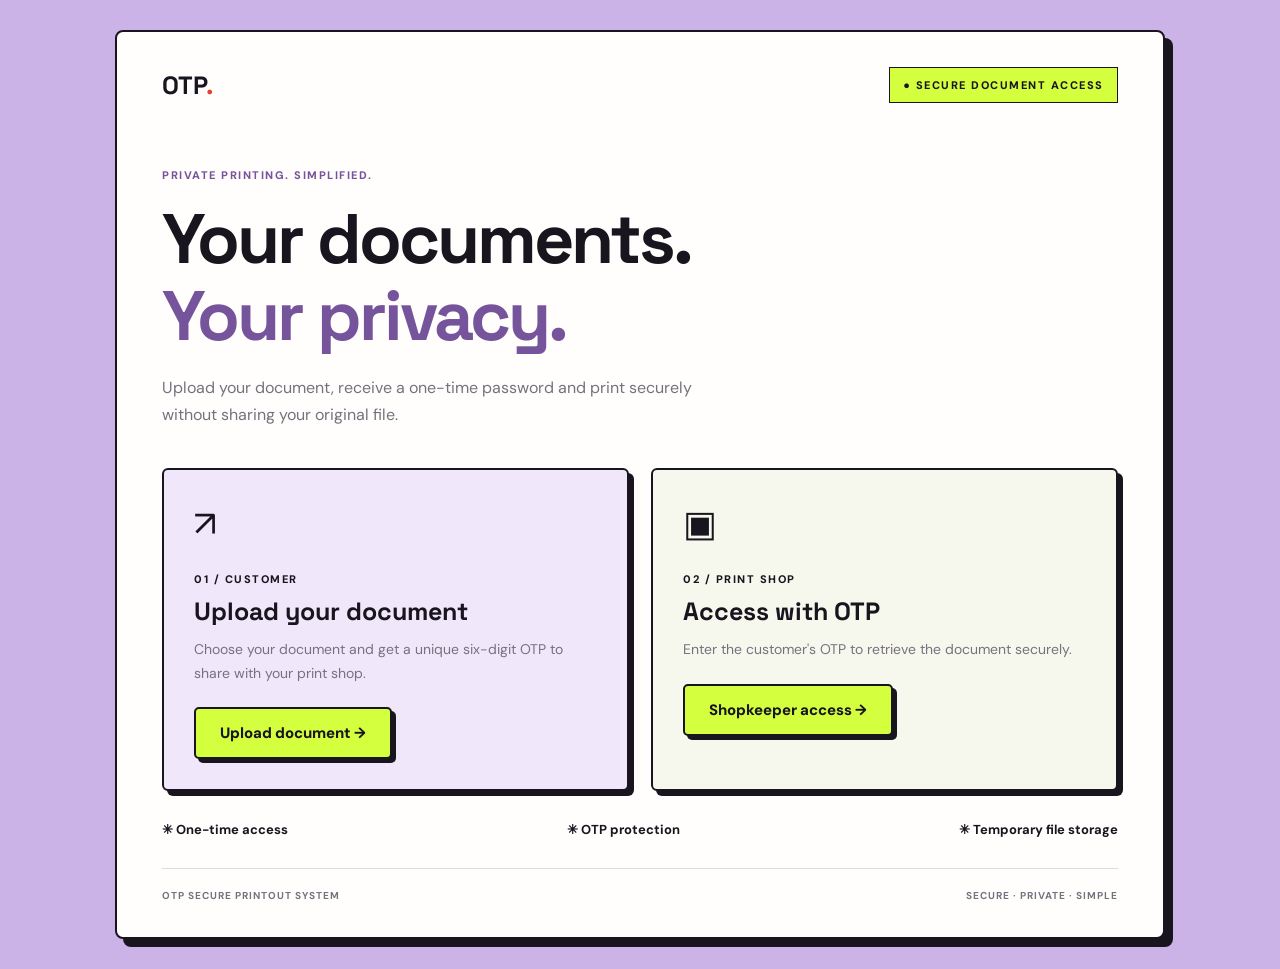
<file: index.html>
<!DOCTYPE html>
<html lang="en">
<head>
    <meta charset="UTF-8">
    <meta name="viewport" content="width=device-width, initial-scale=1.0">
    <title>OTP Secure Printout System</title>

    <link rel="stylesheet" href="static/style.css">
</head>

<body>

<main class="container home-container">

    <header class="topbar">
        <div class="brand-mark">OTP<span>.</span></div>
        <div class="secure-label">● SECURE DOCUMENT ACCESS</div>
    </header>

    <section class="hero">
        <p class="eyebrow">PRIVATE PRINTING. SIMPLIFIED.</p>

        <h1>
            Your documents.<br>
            <span>Your privacy.</span>
        </h1>

        <p class="subtitle">
            Upload your document, receive a one-time password and print securely
            without sharing your original file.
        </p>
    </section>

    <section class="cards">

        <article class="card customer-card">
            <div class="card-icon">↗</div>
            <p class="card-label">01 / CUSTOMER</p>

            <h2>Upload your document</h2>

            <p>
                Choose your document and get a unique six-digit OTP
                to share with your print shop.
            </p>

            <button onclick="window.location.href='/upload'">
                Upload document →
            </button>
        </article>

        <article class="card shopkeeper-card">
            <div class="card-icon">▣</div>
            <p class="card-label">02 / PRINT SHOP</p>

            <h2>Access with OTP</h2>

            <p>
                Enter the customer's OTP to retrieve the document securely.
            </p>

            <button onclick="window.location.href='/retrieve'">
                Shopkeeper access →
            </button>
        </article>

    </section>

    <section class="features">
        <div>✳ One-time access</div>
        <div>✳ OTP protection</div>
        <div>✳ Temporary file storage</div>
    </section>

    <footer>
        <span>OTP SECURE PRINTOUT SYSTEM</span>
        <span>SECURE · PRIVATE · SIMPLE</span>
    </footer>

</main>

</body>
</html>
</file>
<file: static/style.css>
@import url('https://fonts.googleapis.com/css2?family=DM+Sans:wght@400;500;600;700;800&family=Space+Grotesk:wght@500;600;700&display=swap');

:root {
    --lavender: #CBB3E8;
    --chartreuse: #D4FF3F;
    --tomato: #E34234;
    --ink: #19151F;
    --white: #FFFEFC;
    --muted: #77717E;
}

* {
    box-sizing: border-box;
    margin: 0;
    padding: 0;
}

body {
    min-height: 100vh;
    background: var(--lavender);
    display: flex;
    align-items: center;
    justify-content: center;
    padding: 30px 18px;
    font-family: 'DM Sans', sans-serif;
    color: var(--ink);
}

.container {
    width: 100%;
    max-width: 620px;
    background: var(--white);
    border: 2px solid var(--ink);
    border-radius: 8px;
    padding: 42px;
    text-align: center;
    box-shadow: 8px 8px 0 var(--ink);
}

/* Homepage */

.home-container {
    max-width: 1050px;
    padding: 35px 45px;
    text-align: left;
}

.topbar, footer {
    display: flex;
    justify-content: space-between;
    align-items: center;
    gap: 15px;
}

.brand-mark {
    font-family: 'Space Grotesk', sans-serif;
    font-size: 25px;
    font-weight: 800;
}

.brand-mark span {
    color: var(--tomato);
}

.secure-label, .eyebrow, .card-label {
    font-size: 11px;
    font-weight: 800;
    letter-spacing: 1.5px;
}

.secure-label {
    background: var(--chartreuse);
    padding: 10px 13px;
    border: 1px solid var(--ink);
}

.hero {
    padding: 65px 0 40px;
    max-width: 700px;
}

.eyebrow {
    margin-bottom: 18px;
    color: #76549B;
}

h1, h2 {
    font-family: 'Space Grotesk', sans-serif;
    font-weight: 700;
    line-height: 1.1;
}

.hero h1 {
    font-size: clamp(42px, 7vw, 70px);
    letter-spacing: -3px;
    margin-bottom: 20px;
}

.hero h1 span {
    color: #76549B;
}

.subtitle {
    color: var(--muted);
    line-height: 1.7;
    max-width: 570px;
    font-size: 16px;
}

.cards {
    display: grid;
    grid-template-columns: repeat(2, 1fr);
    gap: 22px;
}

.card {
    padding: 30px;
    border: 2px solid var(--ink);
    border-radius: 6px;
    box-shadow: 5px 5px 0 var(--ink);
}

.customer-card {
    background: #F0E8FA;
}

.shopkeeper-card {
    background: #F7F8ED;
}

.card-icon {
    font-size: 36px;
    margin-bottom: 25px;
}

.card-label {
    margin-bottom: 12px;
}

.card h2 {
    font-size: 25px;
    margin-bottom: 12px;
}

.card p:not(.card-label) {
    color: var(--muted);
    font-size: 14px;
    line-height: 1.7;
    margin-bottom: 22px;
}

.features {
    display: flex;
    flex-wrap: wrap;
    justify-content: space-between;
    gap: 15px;
    padding: 30px 0;
    font-size: 13px;
    font-weight: 700;
}

footer {
    border-top: 1px solid #DED9E4;
    padding-top: 20px;
    color: var(--muted);
    font-size: 10px;
    font-weight: 700;
    letter-spacing: 1px;
}

/* Other pages */

h1, h2 {
    color: var(--ink);
    margin-bottom: 15px;
}

.container > p {
    color: var(--muted);
    line-height: 1.7;
    margin-bottom: 20px;
}

input[type="file"],
input[type="text"] {
    width: 100%;
    padding: 15px;
    margin: 12px 0 20px;
    border: 2px solid var(--ink);
    border-radius: 5px;
    background: #F8F5FC;
    font-family: inherit;
    font-size: 15px;
}

input:focus {
    outline: 3px solid var(--lavender);
}

button {
    padding: 14px 24px;
    border: 2px solid var(--ink);
    border-radius: 5px;
    background: var(--chartreuse);
    color: var(--ink);
    font-family: inherit;
    font-size: 15px;
    font-weight: 800;
    cursor: pointer;
    box-shadow: 4px 4px 0 var(--ink);
    transition: 0.2s ease;
}

button:hover {
    transform: translate(2px, 2px);
    box-shadow: 2px 2px 0 var(--ink);
}

.otp-code {
    display: inline-block;
    padding: 15px 22px;
    margin: 20px 0;
    background: var(--tomato);
    color: white;
    border: 2px solid var(--ink);
    border-radius: 5px;
    font-family: 'Space Grotesk', sans-serif;
    font-size: 42px;
    font-weight: 700;
    letter-spacing: 8px;
}

.error {
    color: #B42318;
    background: #FFF0ED;
    border: 1px solid var(--tomato);
    border-radius: 5px;
    padding: 12px;
    margin: 15px 0;
    font-weight: 700;
}

a {
    color: #69428F;
    text-decoration: none;
    font-weight: 700;
}

a:hover {
    color: var(--tomato);
    text-decoration: underline;
}

@media (max-width: 700px) {
    body {
        padding: 15px;
    }

    .home-container {
        padding: 25px 20px;
    }

    .container {
        padding: 28px 20px;
    }

    .cards {
        grid-template-columns: 1fr;
    }

    .hero {
        padding: 45px 0 30px;
    }

    .features {
        flex-direction: column;
    }

    footer {
        flex-direction: column;
        align-items: flex-start;
    }

    .secure-label {
        font-size: 9px;
    }
}
</file>
